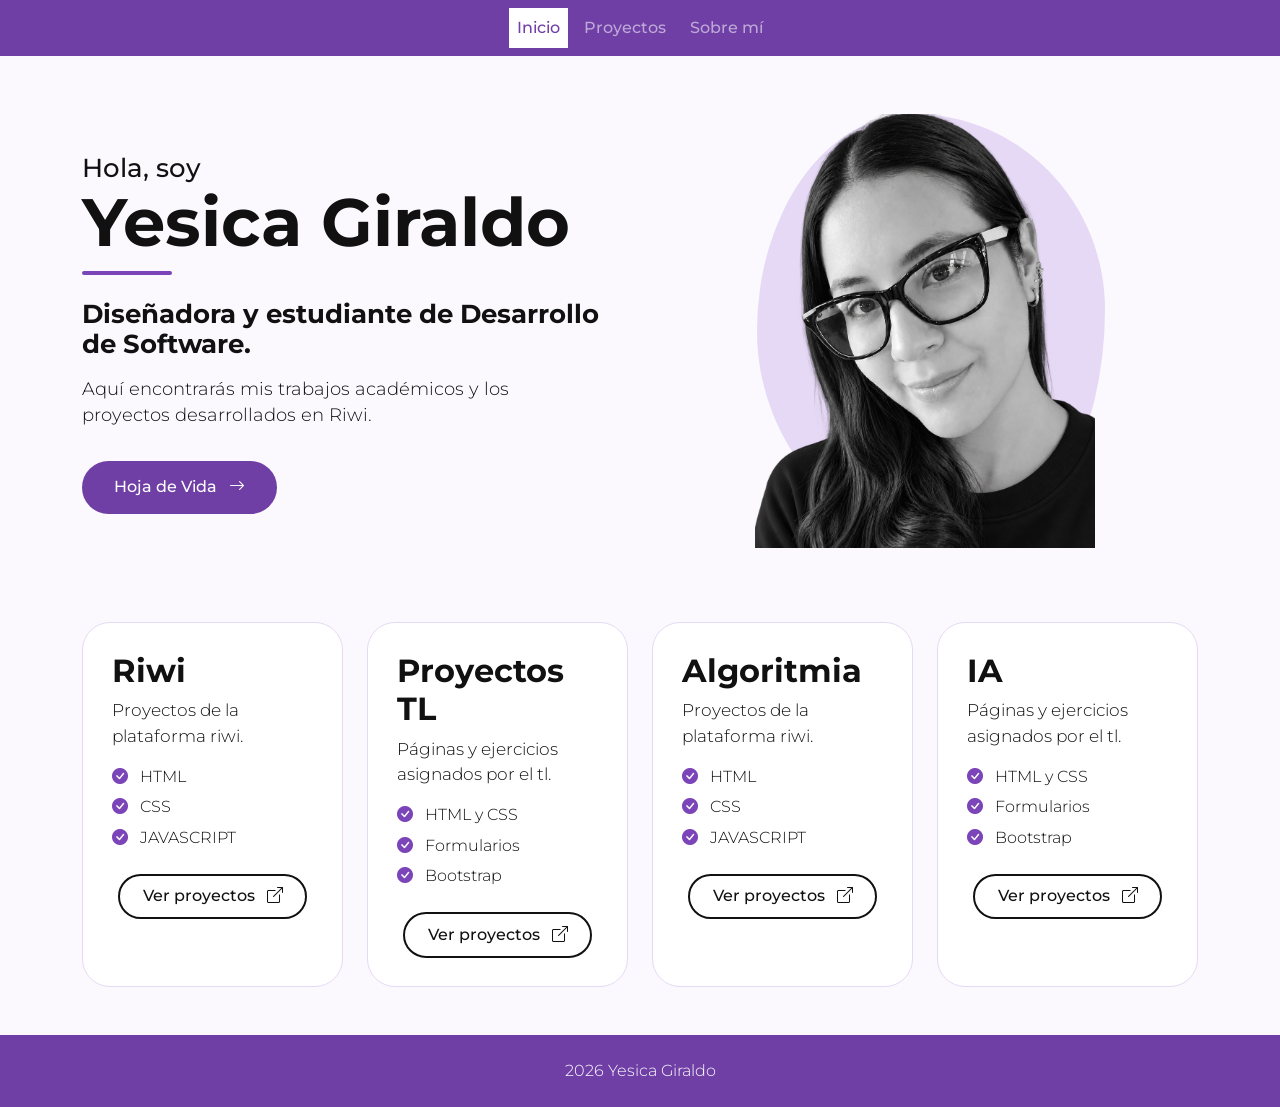
<file: index.html>
<!DOCTYPE html>
<html lang="es">

<head>
  <meta charset="UTF-8">
  <meta name="viewport" content="width=device-width, initial-scale=1">
  <title>Yesica Giraldo | Portafolio</title>
  <link href="https://fonts.googleapis.com/css2?family=Montserrat:wght@300;500;700&display=swap" rel="stylesheet">
  <link href="https://cdn.jsdelivr.net/npm/bootstrap@5.3.3/dist/css/bootstrap.min.css" rel="stylesheet">
  <link href="https://cdn.jsdelivr.net/npm/bootstrap-icons@1.11.3/font/bootstrap-icons.css" rel="stylesheet">
  <link rel="stylesheet" href="styles.css">
  <link rel="stylesheet" href="riwi.html">
</head>

<body>
  <header class="site-header sticky-top">
    <nav class="navbar navbar-expand-md navbar-dark">
      <div class="container">
        <a href="#inicio"></a>
        <button class="navbar-toggler" type="button" data-bs-toggle="collapse" data-bs-target="#menuPrincipal"
          aria-controls="menuPrincipal" aria-expanded="false" aria-label="Abrir menú">
        </button>

        <div class="collapse navbar-collapse justify-content-center" id="menuPrincipal">
          <ul class="navbar-nav gap-md-2">
            <li class="nav-item"><a class="nav-link active" href="#inicio">Inicio</a></li>
            <li class="nav-item"><a class="nav-link" href="#proyectos">Proyectos</a></li>
            <li class="nav-item"><a class="nav-link" href="#sobre-mi">Sobre mí</a></li>
          </ul>
        </div>
      </div>
    </nav>
  </header>

  <main>
    <section id="inicio" class="hero">
      <div class="container">
        <div class="row align-items-center">

          <div class="col-lg-6 hero-text order-2 order-lg-1">
            <p class="hero-hello">Hola, soy</p>
            <h1 class="hero-name">Yesica Giraldo</h1>
            <span class="line-accent"></span>
            <h2 class="hero-subtitle">Diseñadora y estudiante de Desarrollo de Software.</h2>
            <p class="hero-desc">Aquí encontrarás mis trabajos académicos y los proyectos desarrollados en Riwi.</p>
            <a href="https://yesgrap-cyber.github.io/hojadevida/" class="btn btn-brand">
              Hoja de Vida <i class="bi bi-arrow-right ms-2"></i>
            </a>
          </div>

          <div class="col-lg-6 order-1 order-lg-2">
            <div class="hero-visual">
              <div class="hero-blob"></div>
              <img src="img/portada.png" alt="Retrato de Yesica Giraldo" class="hero-photo">
            </div>
          </div>

        </div>
      </div>
    </section>
    <section id="proyectos" class="projects">
      <div class="container">
        <div class="row g-4">

          <div class="col-lg-3">
            <article class="project-card h-100">
              <div class="row align-items-center g-0">
                <div class="col-sm-12 project-info">
                  <h3>Riwi</h3>
                  <p>Proyectos de la plataforma riwi.</p>
                  <ul class="check-list list-unstyled">
                    <li><i class="bi bi-check-circle-fill"></i> HTML</li>
                    <li><i class="bi bi-check-circle-fill"></i> CSS</li>
                    <li><i class="bi bi-check-circle-fill"></i> JAVASCRIPT</li>
                  </ul>
                  <div class="text-center">
                  <a href="riwi.html" target="_blank" rel="noopener" class="btn btn-outline-dark-pill">
                    Ver proyectos <i class="bi bi-box-arrow-up-right ms-2"></i>
                  </a>
                  </div>
                </div>
              </div>
            </article>
          </div>

          <div class="col-lg-3">
            <article class="project-card h-100">
              <div class="row align-items-center g-0">
                <div class="col-sm-12 project-info">
                  <h3>Proyectos TL</h3>
                  <p>Páginas y ejercicios asignados por el tl.</p>
                  <ul class="check-list list-unstyled">
                    <li><i class="bi bi-check-circle-fill"></i> HTML y CSS</li>
                    <li><i class="bi bi-check-circle-fill"></i> Formularios</li>
                    <li><i class="bi bi-check-circle-fill"></i> Bootstrap</li>
                  </ul>
                  <div class="text-center">
                  <a href="proyectostl.html" target="_blank" rel="noopener" class="btn btn-outline-dark-pill">
                    Ver proyectos <i class="bi bi-box-arrow-up-right ms-2"></i>
                  </a>
                  </div>
                </div>
              </div>
            </article>
          </div>
          
              <div class="col-lg-3">
            <article class="project-card h-100">
              <div class="row align-items-center g-0">
                <div class="col-sm-12 project-info">
                  <h3>Algoritmia</h3>
                  <p>Proyectos de la plataforma riwi.</p>
                  <ul class="check-list list-unstyled">
                    <li><i class="bi bi-check-circle-fill"></i> HTML</li>
                    <li><i class="bi bi-check-circle-fill"></i> CSS</li>
                    <li><i class="bi bi-check-circle-fill"></i> JAVASCRIPT</li>
                  </ul>
                  <div class="text-center">
                  <a href="riwi.html" target="_blank" rel="noopener" class="btn btn-outline-dark-pill">
                    Ver proyectos <i class="bi bi-box-arrow-up-right ms-2"></i>
                
                  </a>
                  </div>
                </div>
              </div>
            </article>
          </div>

          <div class="col-lg-3">
            <article class="project-card h-100">
              <div class="row align-items-center g-0">
                <div class="col-sm-12 project-info">
                  <h3>IA</h3>
                  <p>Páginas y ejercicios asignados por el tl.</p>
                  <ul class="check-list list-unstyled">
                    <li><i class="bi bi-check-circle-fill"></i> HTML y CSS</li>
                    <li><i class="bi bi-check-circle-fill"></i> Formularios</li>
                    <li><i class="bi bi-check-circle-fill"></i> Bootstrap</li>
                  </ul>
                  <div class="text-center">
                  <a href="#" target="_blank" rel="noopener" class="btn btn-outline-dark-pill">
                    Ver proyectos <i class="bi bi-box-arrow-up-right ms-2"></i>
                  </a>
                  </div>
                </div>
              </div>
            </article>
          </div>
        </div>
      </div>
    </section>
  </main>

  <footer class="site-footer text-center">
    <p class="mb-0">2026 Yesica Giraldo</p>
  </footer>
  <script src="https://cdn.jsdelivr.net/npm/bootstrap@5.3.3/dist/js/bootstrap.bundle.min.js"></script>
</body>

</html>
</file>
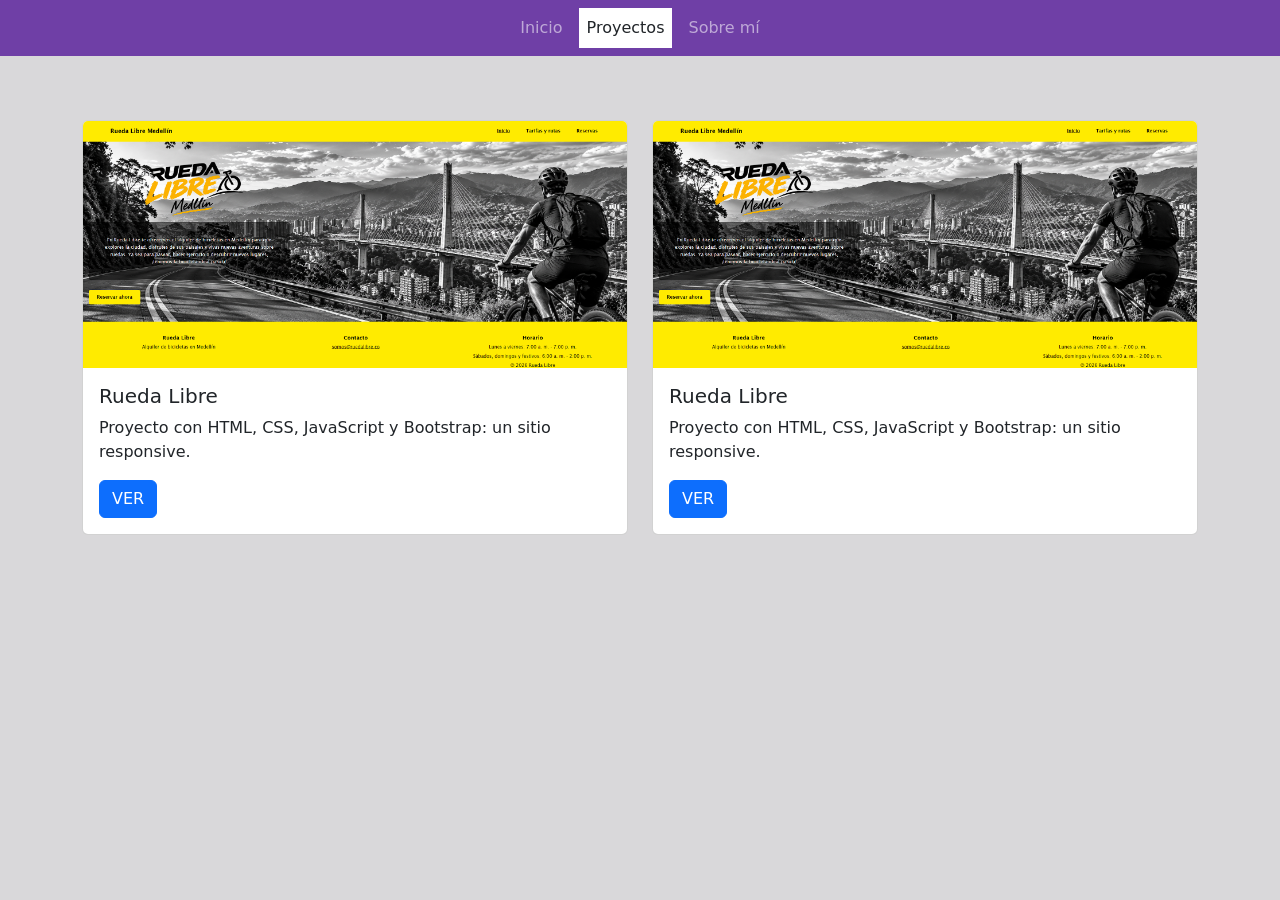
<file: algoritmia.html>
<!doctype html>
<html lang="es">

<head>
    <meta charset="utf-8">
    <meta name="viewport" content="width=device-width, initial-scale=1">
    <title>Tarjetas Algoritmia</title>
    <link href="https://cdn.jsdelivr.net/npm/bootstrap@5.3.8/dist/css/bootstrap.min.css" rel="stylesheet"
        integrity="sha384-sRIl4kxILFvY47J16cr9ZwB07vP4J8+LH7qKQnuqkuIAvNWLzeN8tE5YBujZqJLB" crossorigin="anonymous">
    <link rel="stylesheet" href="styleriwi.css">
</head>

<body>
    <header class="site-header sticky-top">
        <nav class="navbar navbar-expand-md navbar-dark">
            <div class="container">
                <a href="#inicio"></a>
                <button class="navbar-toggler" type="button" data-bs-toggle="collapse" data-bs-target="#menuPrincipal"
                    aria-controls="menuPrincipal" aria-expanded="false" aria-label="Abrir menú">
                </button>

                <div class="collapse navbar-collapse justify-content-center" id="menuPrincipal">
                    <ul class="navbar-nav gap-md-2">
                        <ul class="navbar-nav gap-md-2">
                            <li class="nav-item"><a class="nav-link" href="index.html">Inicio</a></li>
                            <li class="nav-item"><a class="nav-link active" href="index.html#proyectos">Proyectos</a>
                            </li>
                            <li class="nav-item"><a class="nav-link" href="index.html#sobre-mi">Sobre mí</a></li>
                        </ul>
                    </ul>
                </div>
            </div>
        </nav>
    </header>
    <div class="container">
        <div class="row g-4" style="margin-top: 40px;">
            <div class="col-md-6">
                <div class="card">
                    <img src="img/iniciorueda.png.png" class="card-img-top" alt="inicio">
                    <div class="card-body">
                        <h5 class="card-title">Rueda Libre</h5>
                        <p class="card-text">Proyecto con HTML, CSS, JavaScript y Bootstrap: un sitio responsive.</p>
                         <a href="https://yesgrap-cyber.github.io/rueda-libre1/" class="btn btn-primary">VER</a>
                    </div>
                </div>

            </div>
            <div class="col-md-6">
                <div class="card">
                    <img src="img/iniciorueda.png.png" class="card-img-top" alt="inicio">
                    <div class="card-body">
                        <h5 class="card-title">Rueda Libre</h5>
                        <p class="card-text">Proyecto con HTML, CSS, JavaScript y Bootstrap: un sitio responsive.</p>
                        <a href="https://yesgrap-cyber.github.io/rueda-libre1/" class="btn btn-primary">VER</a>
                    </div>
                </div>

            </div>
        </div>


    </div>



    <script src="https://cdn.jsdelivr.net/npm/bootstrap@5.3.8/dist/js/bootstrap.bundle.min.js"
        integrity="sha384-FKyoEForCGlyvwx9Hj09JcYn3nv7wiPVlz7YYwJrWVcXK/BmnVDxM+D2scQbITxI"
        crossorigin="anonymous"></script>
</body>

</html>
</file>
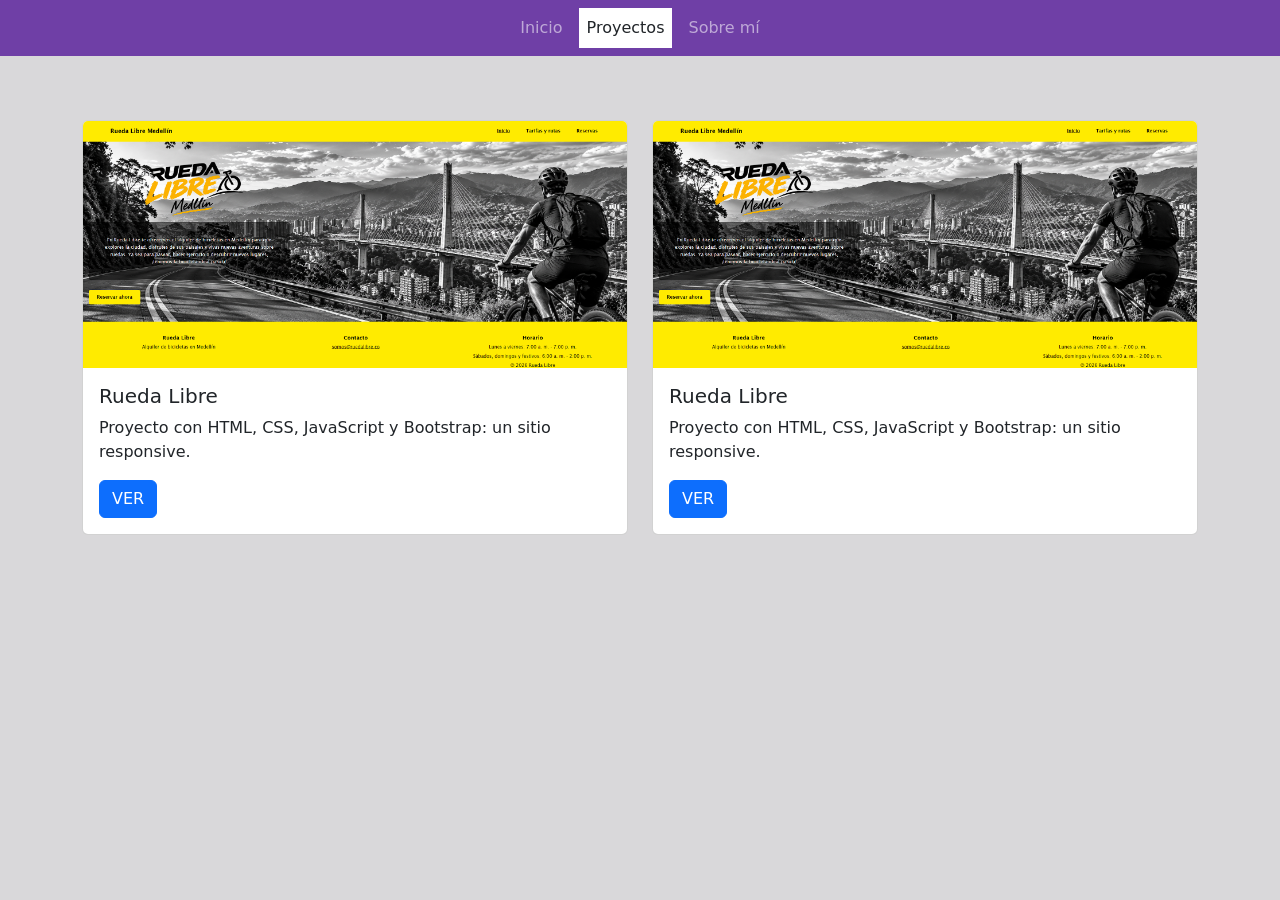
<file: ia.html>
<!doctype html>
<html lang="es">

<head>
    <meta charset="utf-8">
    <meta name="viewport" content="width=device-width, initial-scale=1">
    <title>Tarjetas IA</title>
    <link href="https://cdn.jsdelivr.net/npm/bootstrap@5.3.8/dist/css/bootstrap.min.css" rel="stylesheet"
        integrity="sha384-sRIl4kxILFvY47J16cr9ZwB07vP4J8+LH7qKQnuqkuIAvNWLzeN8tE5YBujZqJLB" crossorigin="anonymous">
    <link rel="stylesheet" href="styleriwi.css">
</head>

<body>
    <header class="site-header sticky-top">
        <nav class="navbar navbar-expand-md navbar-dark">
            <div class="container">
                <a href="#inicio"></a>
                <button class="navbar-toggler" type="button" data-bs-toggle="collapse" data-bs-target="#menuPrincipal"
                    aria-controls="menuPrincipal" aria-expanded="false" aria-label="Abrir menú">
                </button>

                <div class="collapse navbar-collapse justify-content-center" id="menuPrincipal">
                    <ul class="navbar-nav gap-md-2">
                        <ul class="navbar-nav gap-md-2">
                            <li class="nav-item"><a class="nav-link" href="index.html">Inicio</a></li>
                            <li class="nav-item"><a class="nav-link active" href="index.html#proyectos">Proyectos</a>
                            </li>
                            <li class="nav-item"><a class="nav-link" href="index.html#sobre-mi">Sobre mí</a></li>
                        </ul>
                    </ul>
                </div>
            </div>
        </nav>
    </header>
    <div class="container">
        <div class="row g-4" style="margin-top: 40px;">
            <div class="col-md-6">
                <div class="card">
                    <img src="img/iniciorueda.png.png" class="card-img-top" alt="inicio">
                    <div class="card-body">
                        <h5 class="card-title">Rueda Libre</h5>
                        <p class="card-text">Proyecto con HTML, CSS, JavaScript y Bootstrap: un sitio responsive.</p>
                         <a href="https://yesgrap-cyber.github.io/rueda-libre1/" class="btn btn-primary">VER</a>
                    </div>
                </div>

            </div>
            <div class="col-md-6">
                <div class="card">
                    <img src="img/iniciorueda.png.png" class="card-img-top" alt="inicio">
                    <div class="card-body">
                        <h5 class="card-title">Rueda Libre</h5>
                        <p class="card-text">Proyecto con HTML, CSS, JavaScript y Bootstrap: un sitio responsive.</p>
                        <a href="https://yesgrap-cyber.github.io/rueda-libre1/" class="btn btn-primary">VER</a>
                    </div>
                </div>

            </div>
        </div>


    </div>



    <script src="https://cdn.jsdelivr.net/npm/bootstrap@5.3.8/dist/js/bootstrap.bundle.min.js"
        integrity="sha384-FKyoEForCGlyvwx9Hj09JcYn3nv7wiPVlz7YYwJrWVcXK/BmnVDxM+D2scQbITxI"
        crossorigin="anonymous"></script>
</body>

</html>
</file>
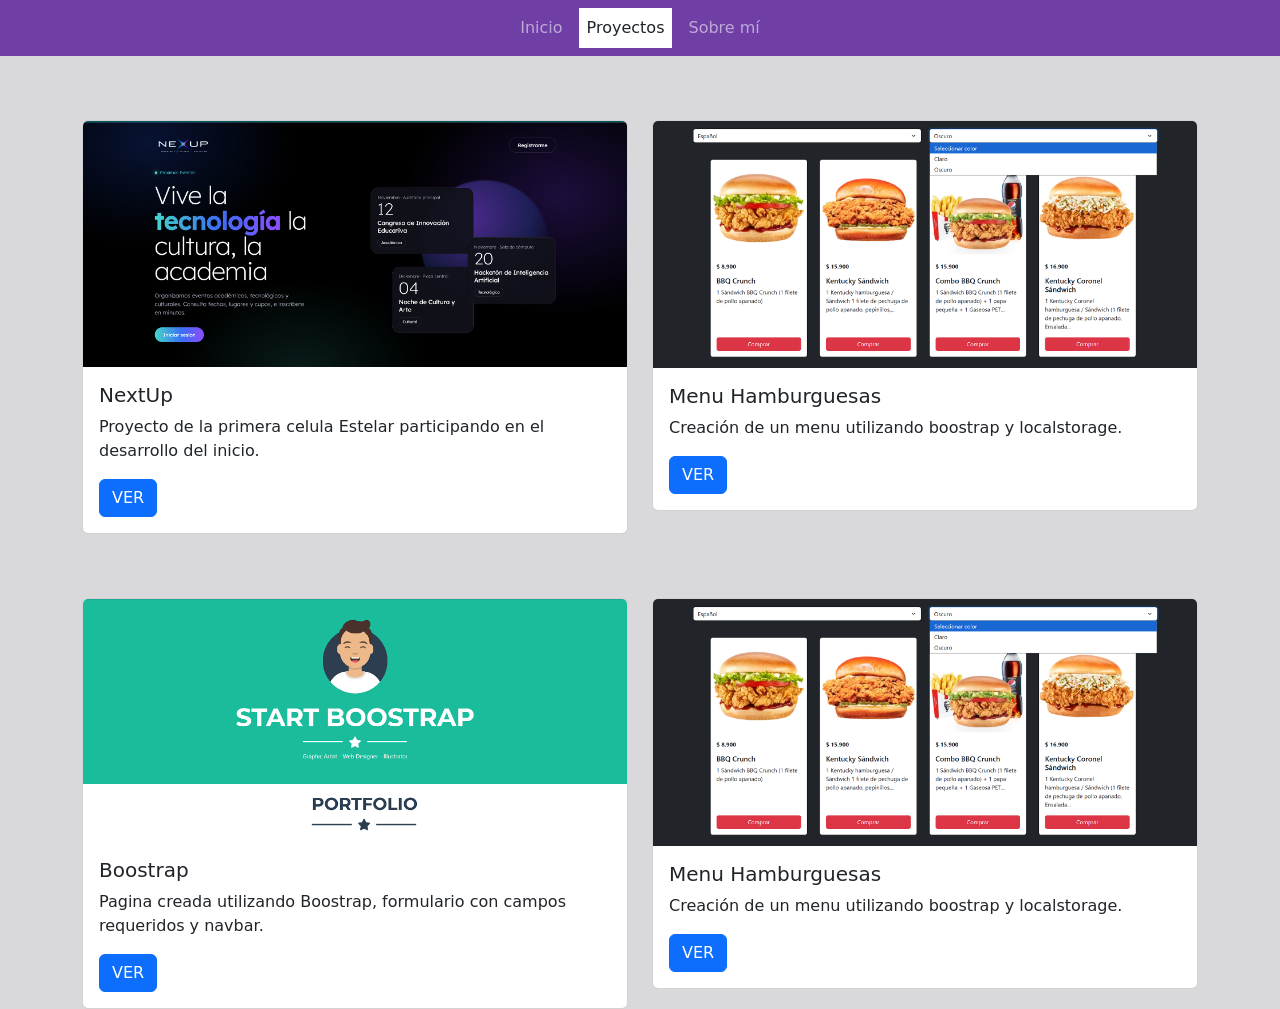
<file: proyectostl.html>
<!doctype html>
<html lang="es">

<head>
    <meta charset="utf-8">
    <meta name="viewport" content="width=device-width, initial-scale=1">
    <title>Tarjetas Riwi</title>
    <link href="https://cdn.jsdelivr.net/npm/bootstrap@5.3.8/dist/css/bootstrap.min.css" rel="stylesheet"
        integrity="sha384-sRIl4kxILFvY47J16cr9ZwB07vP4J8+LH7qKQnuqkuIAvNWLzeN8tE5YBujZqJLB" crossorigin="anonymous">
    <link rel="stylesheet" href="styleriwi.css">
</head>

<body>
    <header class="site-header sticky-top">
        <nav class="navbar navbar-expand-md navbar-dark">
            <div class="container">
                <a href="#inicio"></a>
                <button class="navbar-toggler" type="button" data-bs-toggle="collapse" data-bs-target="#menuPrincipal"
                    aria-controls="menuPrincipal" aria-expanded="false" aria-label="Abrir menú">
                </button>

                <div class="collapse navbar-collapse justify-content-center" id="menuPrincipal">
                    <ul class="navbar-nav gap-md-2">
                        <ul class="navbar-nav gap-md-2">
                            <li class="nav-item"><a class="nav-link" href="index.html">Inicio</a></li>
                            <li class="nav-item"><a class="nav-link active" href="index.html#proyectos">Proyectos</a>
                            </li>
                            <li class="nav-item"><a class="nav-link" href="index.html#sobre-mi">Sobre mí</a></li>
                        </ul>
                    </ul>
                </div>
            </div>
        </nav>
    </header>
    <div class="container">
        <div class="row g-4" style="margin-top: 40px;">
            <div class="col-md-6">
                <div class="card">
                    <img src="img/netxtup.png" class="card-img-top" alt="nextup">
                    <div class="card-body">
                        <h5 class="card-title">NextUp</h5>
                        <p class="card-text">Proyecto de la primera celula Estelar participando en el desarrollo del inicio.</p>
                         <a href="https://maria-angel-gp.github.io/nexup/" class="btn btn-primary">VER</a>
                    </div>
                </div>

            </div>
            <div class="col-md-6">
                <div class="card">
                    <img src="img/menuhamburguesas.png" class="card-img-top" alt="hamburguesa">
                    <div class="card-body">
                        <h5 class="card-title">Menu Hamburguesas</h5>
                        <p class="card-text">Creación de un menu utilizando boostrap y localstorage.</p>
                        <a href="https://yesgrap-cyber.github.io/menu-hamburguesas/" class="btn btn-primary">VER</a>
                    </div>
                </div>

            </div>
        </div>


    </div>
     <div class="container">
        <div class="row g-4" style="margin-top: 40px;">
            <div class="col-md-6">
                <div class="card">
                    <img src="img/boostrap.png" class="card-img-top" alt="boostrap">
                    <div class="card-body">
                        <h5 class="card-title">Boostrap</h5>
                        <p class="card-text">Pagina creada utilizando Boostrap, formulario con campos requeridos y navbar.</p>
                         <a href="https://yesgrap-cyber.github.io/bootstrap/" class="btn btn-primary">VER</a>
                    </div>
                </div>

            </div>
            <div class="col-md-6">
                <div class="card">
                    <img src="img/menuhamburguesas.png" class="card-img-top" alt="inicio">
                    <div class="card-body">
                        <h5 class="card-title">Menu Hamburguesas</h5>
                        <p class="card-text">Creación de un menu utilizando boostrap y localstorage.</p>
                        <a href="https://yesgrap-cyber.github.io/menu-hamburguesas/" class="btn btn-primary">VER</a>
                    </div>
                </div>

            </div>
        </div>


    </div>



    <script src="https://cdn.jsdelivr.net/npm/bootstrap@5.3.8/dist/js/bootstrap.bundle.min.js"
        integrity="sha384-FKyoEForCGlyvwx9Hj09JcYn3nv7wiPVlz7YYwJrWVcXK/BmnVDxM+D2scQbITxI"
        crossorigin="anonymous"></script>
</body>

</html>
</file>
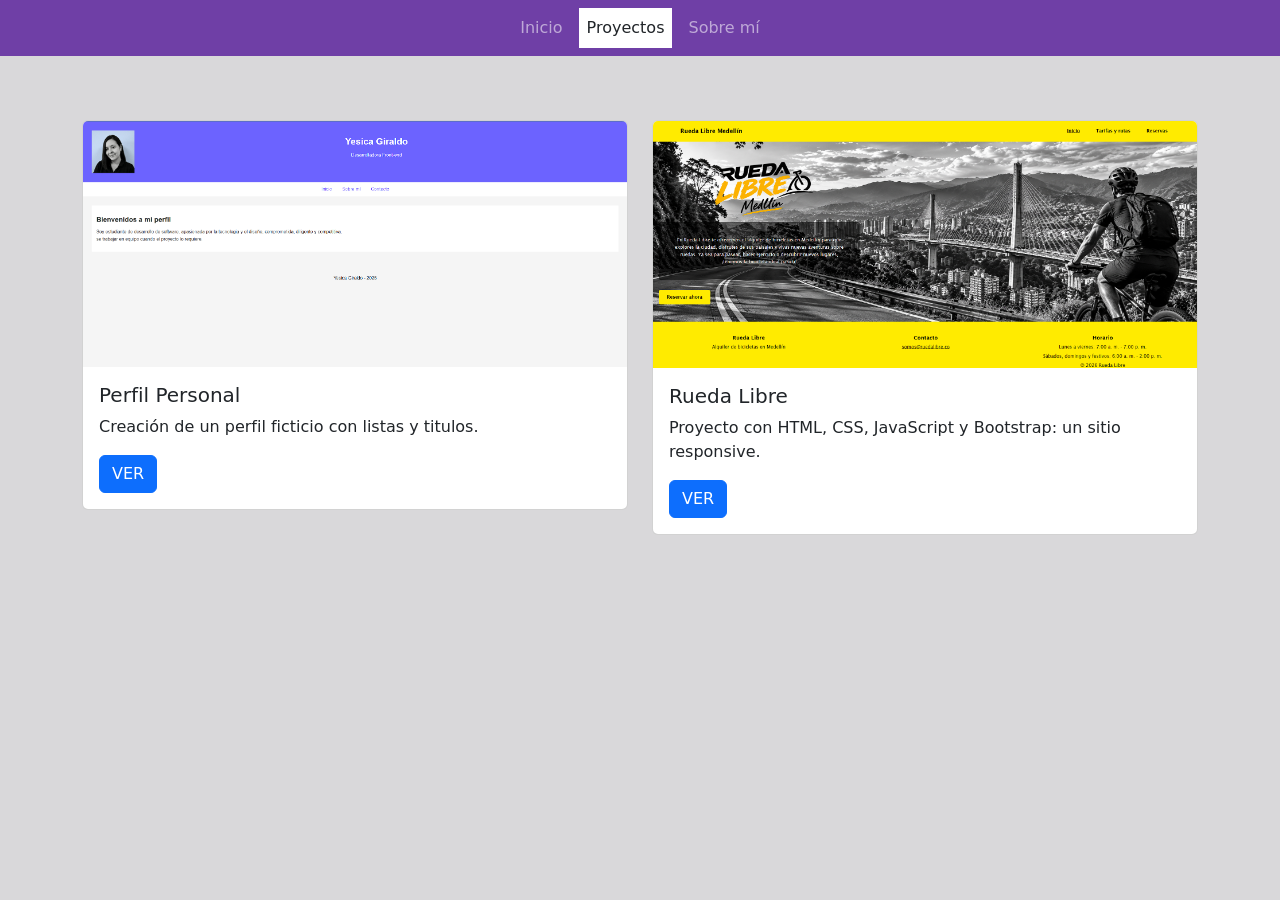
<file: riwi.html>
<!doctype html>
<html lang="es">

<head>
    <meta charset="utf-8">
    <meta name="viewport" content="width=device-width, initial-scale=1">
    <title>Tarjetas Riwi</title>
    <link href="https://cdn.jsdelivr.net/npm/bootstrap@5.3.8/dist/css/bootstrap.min.css" rel="stylesheet"
        integrity="sha384-sRIl4kxILFvY47J16cr9ZwB07vP4J8+LH7qKQnuqkuIAvNWLzeN8tE5YBujZqJLB" crossorigin="anonymous">
    <link rel="stylesheet" href="styleriwi.css">
</head>

<body>
    <header class="site-header sticky-top">
        <nav class="navbar navbar-expand-md navbar-dark">
            <div class="container">
                <a href="#inicio"></a>
                <button class="navbar-toggler" type="button" data-bs-toggle="collapse" data-bs-target="#menuPrincipal"
                    aria-controls="menuPrincipal" aria-expanded="false" aria-label="Abrir menú">
                </button>

                <div class="collapse navbar-collapse justify-content-center" id="menuPrincipal">
                    <ul class="navbar-nav gap-md-2">
                        <ul class="navbar-nav gap-md-2">
                            <li class="nav-item"><a class="nav-link" href="index.html">Inicio</a></li>
                            <li class="nav-item"><a class="nav-link active" href="index.html#proyectos">Proyectos</a>
                            </li>
                            <li class="nav-item"><a class="nav-link" href="index.html#sobre-mi">Sobre mí</a></li>
                        </ul>
                    </ul>
                </div>
            </div>
        </nav>
    </header>
    <div class="container">
        <div class="row g-4" style="margin-top: 40px;">
            <div class="col-md-6">
                <div class="card">
                    <img src="img/perfil.personal.png" class="card-img-top" alt="perfilperso">
                    <div class="card-body">
                        <h5 class="card-title">Perfil Personal</h5>
                        <p class="card-text">Creación de un perfil ficticio con listas y titulos.</p>
                         <a href="https://yesgrap-cyber.github.io/perfil-yesica/" class="btn btn-primary">VER</a>
                    </div>
                </div>

            </div>
            <div class="col-md-6">
                <div class="card">
                    <img src="img/iniciorueda.png.png" class="card-img-top" alt="inicio">
                    <div class="card-body">
                        <h5 class="card-title">Rueda Libre</h5>
                        <p class="card-text">Proyecto con HTML, CSS, JavaScript y Bootstrap: un sitio responsive.</p>
                        <a href="https://yesgrap-cyber.github.io/rueda-libre1/" class="btn btn-primary">VER</a>
                    </div>
                </div>

            </div>
        </div>


    </div>



    <script src="https://cdn.jsdelivr.net/npm/bootstrap@5.3.8/dist/js/bootstrap.bundle.min.js"
        integrity="sha384-FKyoEForCGlyvwx9Hj09JcYn3nv7wiPVlz7YYwJrWVcXK/BmnVDxM+D2scQbITxI"
        crossorigin="anonymous"></script>
</body>

</html>
</file>
<file: styles.css>
:root {
  --purple-dark: #6f3fa6;
  --purple: #7b44b8;
  --purple-light: #e6d9f5;
  --purple-soft: #f1e9fb;
  --bg: #fbf9fe;
  --text: #111111;

  --fw-light: 300;
  --fw-medium: 500;
  --fw-bold: 700;
}
html {
  scroll-behavior: smooth;
  scroll-padding-top: 90px;
}

body {
  font-family: 'Montserrat', sans-serif;
  font-weight: var(--fw-medium);
  background-color: var(--bg);
  color: var(--text);
}

h1, h2, h3 {
  font-weight: var(--fw-bold);
}

p {
  font-weight: var(--fw-light);
}
section {
  padding: 3rem 0;
}
.line-accent {
  display: block;
  width: 90px;
  height: 4px;
  border-radius: 4px;
  background-color: var(--purple);
  margin: 0.8rem 0 1.5rem;
}
.site-header {
  background-color: var(--purple-dark);
}
.brand-role {
  font-size: 1rem;
  font-weight: var(--fw-light);
  color: #fff;
}



.navbar-nav .nav-link:hover {
  background-color: rgba(255, 255, 255, 0.15);
}

.navbar-nav .nav-link.active {
  background-color: #fff;
  color: var(--purple-dark);
}

.hero {
  padding-top: 3rem;
  padding-bottom: 2rem;
}

.hero-hello {
  font-size: 1.6rem;
  font-weight: var(--fw-medium);
  margin-bottom: 0;
}

.hero-name {
  font-size: clamp(2.6rem, 6vw, 4.2rem);
  font-weight: var(--fw-bold);
  line-height: 1.05;
}

.hero-subtitle {
  font-size: 1.6rem;
  font-weight: var(--fw-bold);
  margin-bottom: 1rem;
}

.hero-desc {
  font-size: 1.1rem;
  font-weight: var(--fw-light);
  max-width: 480px;
  margin-bottom: 2rem;
}

.btn-brand {
  background-color: var(--purple-dark);
  color: #fff;
  font-weight: var(--fw-medium);
  padding: 0.9rem 2rem;
  border-radius: 50px;
  border: none;
  transition: background-color 0.2s, transform 0.2s;
}
.btn-brand:hover {
  background-color: #5a3188;
  color: #fff;
  transform: translateY(-2px);
}

.hero-visual {
  position: relative;
  max-width: 400px;
  margin: 10px auto;
  min-height: 420px;
  
}

.hero-blob {
  position: absolute;
  inset: 0 5% 0 8%;
  background-color: var(--purple-light);
  border-radius: 45% 55% 40% 60% / 50% 45% 55% 50%;
  z-index: 0;
}

.hero-photo {
  position: relative;
  z-index: 1;
  display: block;
  width: 85%;
  margin: 0 auto;
}

.hero-icons {
  position: absolute;
  top: 5%;
  right: 0;
  z-index: 2;
  display: flex;
  flex-direction: column;
  gap: 1rem;
  margin: 0;
  padding: 0;
}

.hero-icons li {
  width: 70px;
  height: 70px;
  display: flex;
  align-items: center;
  justify-content: center;
  font-size: 2rem;
  background-color: var(--purple-soft);
  border: 1px solid var(--purple-light);
  border-radius: 18px;
  color: var(--text);
}

.section-title h2 {
  font-size: 2.2rem;
  font-weight: var(--fw-bold);
  margin-bottom: 0.3rem;
}

.section-title p {
  font-size: 1.2rem;
  font-weight: var(--fw-light);
  margin-bottom: 2.5rem;
}
.projects {
  padding-top: 2rem;
}

.project-card {
  background-color: #fff;
  border: 1px solid var(--purple-light);
  border-radius: 28px;
  padding: 1.8rem;
  overflow: hidden;
}

.badge-tag {
  display: inline-block;
  background-color: var(--purple-light);
  color: var(--text);
  font-weight: var(--fw-bold);
  padding: 0.35rem 1.1rem;
  border-radius: 50px;
  margin-bottom: 0.8rem;
}

.project-info h3 {
  font-size: 2rem;
  font-weight: var(--fw-bold);
}

.project-info > p {
  font-size: 1.05rem;
  font-weight: var(--fw-light);
}

.check-list {
  margin: 1rem 0 1.5rem;
  padding: 0;
}
.check-list li {
  font-weight: var(--fw-light);
  margin-bottom: 0.4rem;
}
.check-list i {
  color: var(--purple);
  margin-right: 0.5rem;
}

.btn-outline-dark-pill {
  border: 2px solid var(--text);
  color: var(--text);
  background: transparent;
  font-weight: var(--fw-medium);
  padding: 0.55rem 1.4rem;
  border-radius: 50px;
  transition: background-color 0.2s, color 0.2s;
}
.btn-outline-dark-pill:hover {
  background-color: var(--text);
  color: #fff;
}

.project-visual {
  position: relative;
  display: flex;
  align-items: center;
  justify-content: center;
  min-height: 250px;
}

.project-blob {
  position: absolute;
  width: 90%;
  height: 90%;
  background-color: var(--purple-light);
  border-radius: 50%;
  z-index: 0;
}

.project-img {
  position: relative;
  width: 130%;
  right: 20px;
}

.about {
  min-height: 300px;
}
.site-footer {
  background-color: var(--purple-dark);
  color: #fff;
  padding: 1.5rem 0;
  font-weight: var(--fw-light);
}

/* =========================================
   RESPONSIVE
   ========================================= */
@media (max-width: 767.98px) {
  .brand-name { font-size: 1.15rem; }
  .brand-role { font-size: 0.85rem; }
  .brand-icon { font-size: 2rem; }

  .navbar-nav { padding: 1rem 0; }

  .hero-visual { min-height: 320px; }
  .hero-icons li { width: 52px; height: 52px; font-size: 1.4rem; }
}
</file>
<file: styleriwi.css>
body{
    background-color: #d9d8da;
}
.site-header {
  background-color: #6f3fa6;
}
.brand-role {
  font-size: 1rem;
  font-weight: var(--fw-light);
  color: #fff;
}
.navbar-nav .nav-link:hover {
  background-color: rgba(255, 255, 255, 0.15);
}

.navbar-nav .nav-link.active {
  background-color: #fff;
  color: var(--purple-dark);
}

.hero {
  padding-top: 3rem;
  padding-bottom: 2rem;
}

.hero-hello {
  font-size: 1.6rem;
  font-weight: var(--fw-medium);
  margin-bottom: 0;
}
</file>
